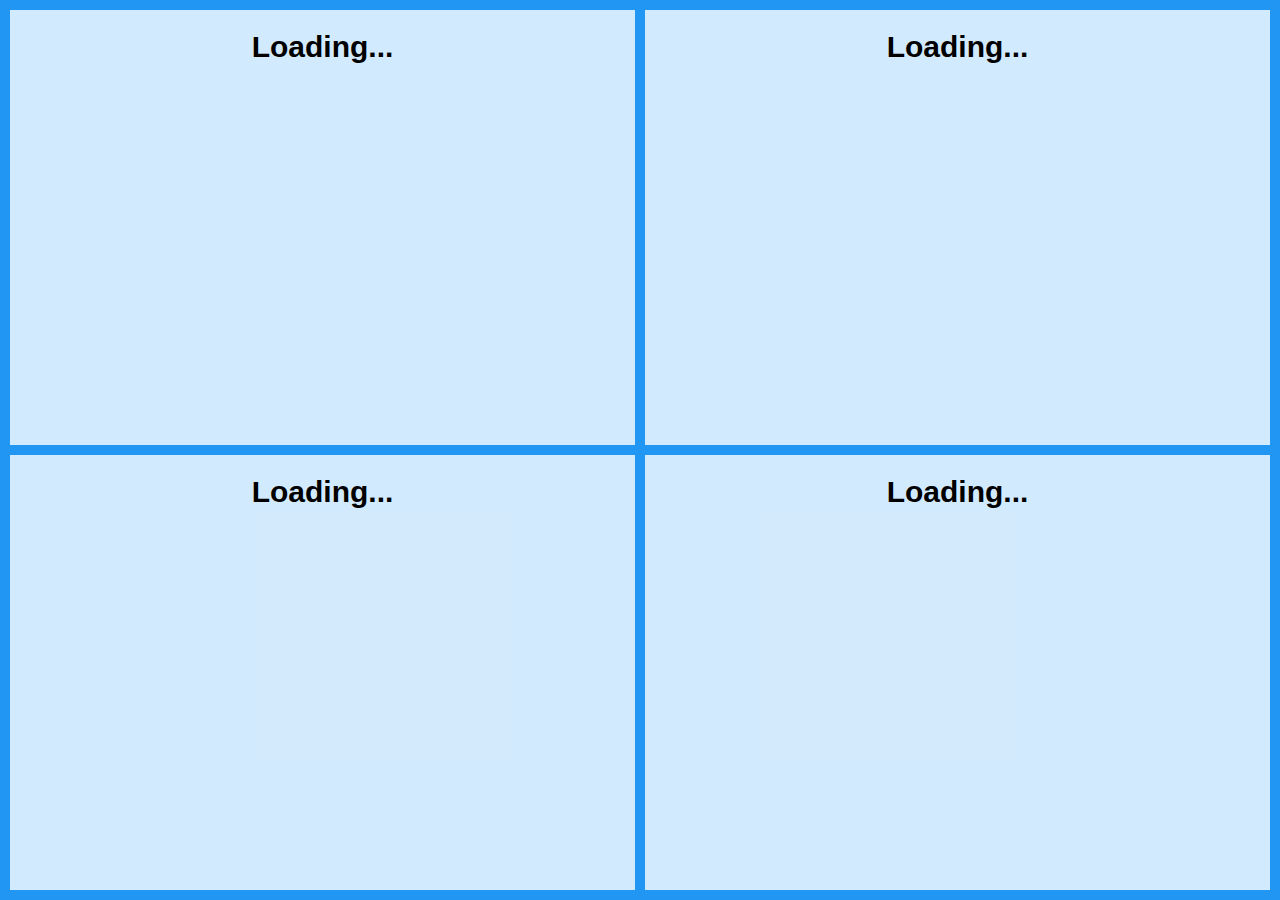
<file: ex_02/index.html>
<!DOCTYPE html>
<html lang="en">
<head>
    <meta charset="UTF-8">
    <title>Title</title>
    <link rel="stylesheet" type="text/css" href="style.css">
</head>
<body>
<div class="grid-container">
  <div class="async-image loading" id="item1"></div>
  <div class="async-image loading" id="item2"></div>
  <div class="async-image loading" id="item3"></div>
  <div class="async-image loading" id="item4"></div>
</div>
</body>
<script>
  setTimeout(loadImages, 5000);

  function loadImages() {
      const images = ["https://cdn.pocket-lint.com/r/s/660x/assets/images/140427-apps-news-the-best-stupidest-and-most-famous-internet-memes-around-image22-gjp0v91lpa-jpg.webp",
      "https://i.redd.it/bptzx7ur4uj11.jpg",
      "https://c.tenor.com/QWdPngpHxZ8AAAAd/family-guy-css.gif",
      "https://cloud.netlifyusercontent.com/assets/344dbf88-fdf9-42bb-adb4-46f01eedd629/8dfc9ac6-7677-4770-9c98-5dd1eee56e6f/css-important-meme.png"]

      for (let i = 0; i < images.length; i++) {
          document.getElementById("item" + (i + 1)).style.backgroundImage = "url('" + images[i] + "')";
          document.getElementById("item" + (i + 1)).classList.remove("loading")
          document.getElementById("item" + (i + 1)).classList.add("loaded")
      }
  }
</script>
</html>
</file>
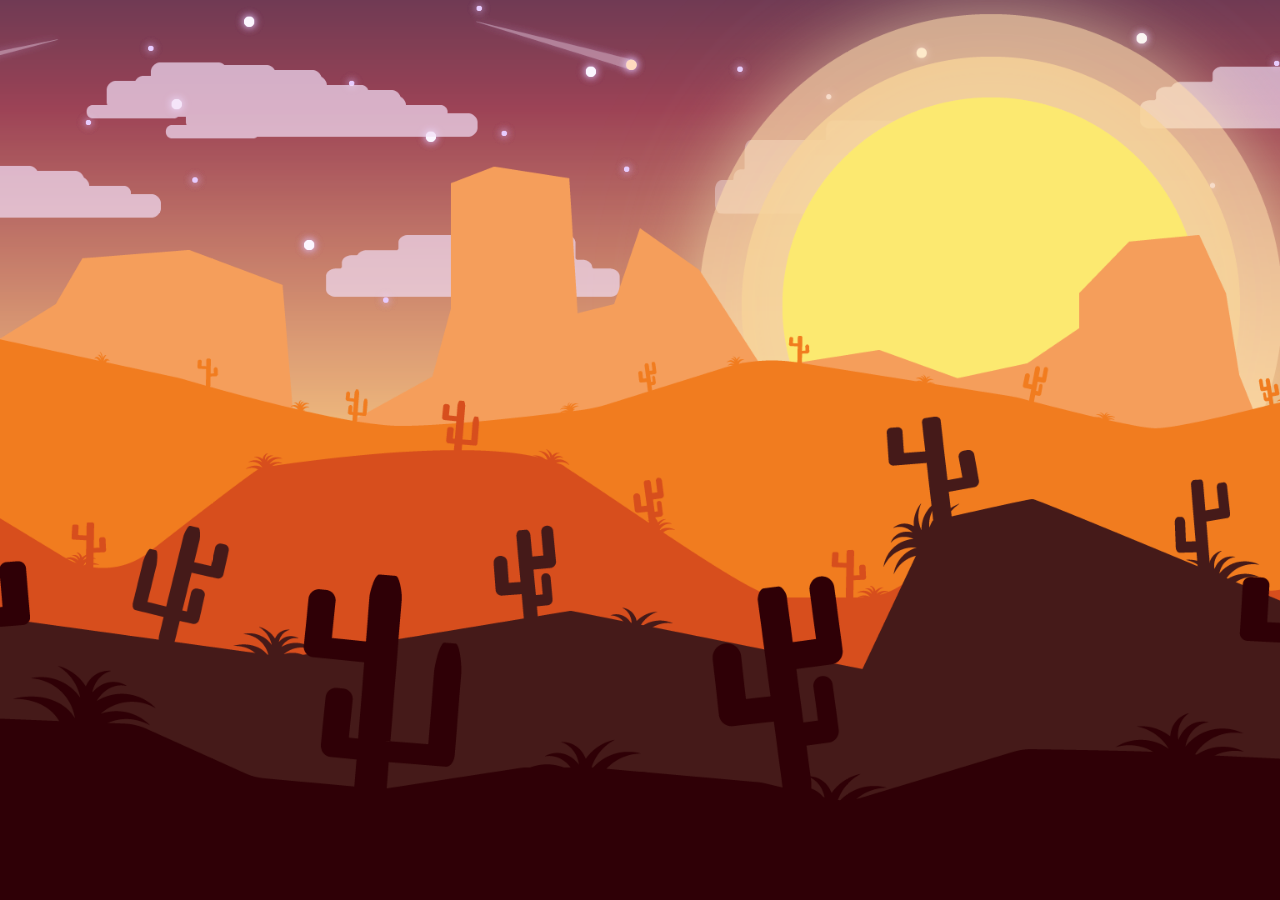
<file: ex_04/index.html>
<!DOCTYPE html>
<html lang="en">
<head>
    <meta charset="UTF-8">
    <title>Parallax</title>
    <style>
        body {
          margin: 0;
          padding: 0;
          overflow: hidden;
        }
        .parallax {
          position: fixed;
          top: 0;
          left: 0;
          width: 100%;
          height: 100%;
          pointer-events: none;
        }
        .parallax-layer {
          position: absolute;
          top: 0;
          left: 0;
          width: 100%;
          height: 100%;
          background-size: cover;
          background-position: center;
          will-change: transform;
        }
      </style>
</head>
<body>
    <div class="parallax">
        <div class="parallax-layer" style="background-image: url('assets/9\ Background.png');"></div>
        <div class="parallax-layer" style="background-image: url('assets/8\ Stars2.png');"></div>
        <div class="parallax-layer" style="background-image: url('assets/8\ Stars.png');"></div>
        <div class="parallax-layer" style="background-image: url('assets/7\ Clouds2.png');"></div>
        <div class="parallax-layer" style="background-image: url('assets/7\ Clouds.png');"></div>
        <div class="parallax-layer" style="background-image: url('assets/6\ Sun.png');"></div>
        <div class="parallax-layer" style="background-image: url('assets/5\ Mountains.png');"></div>
        <div class="parallax-layer" style="background-image: url('assets/4\ Layer4.png');"></div>
        <div class="parallax-layer" style="background-image: url('assets/3\ Layer3.png');"></div>
        <div class="parallax-layer" style="background-image: url('assets/2\ Layer2.png');"></div>
        <div class="parallax-layer" style="background-image: url('assets/1\ Layer1.png');"></div>
      </div>
</body>
<script src="ex_04.js"></script>
</html>
</file>
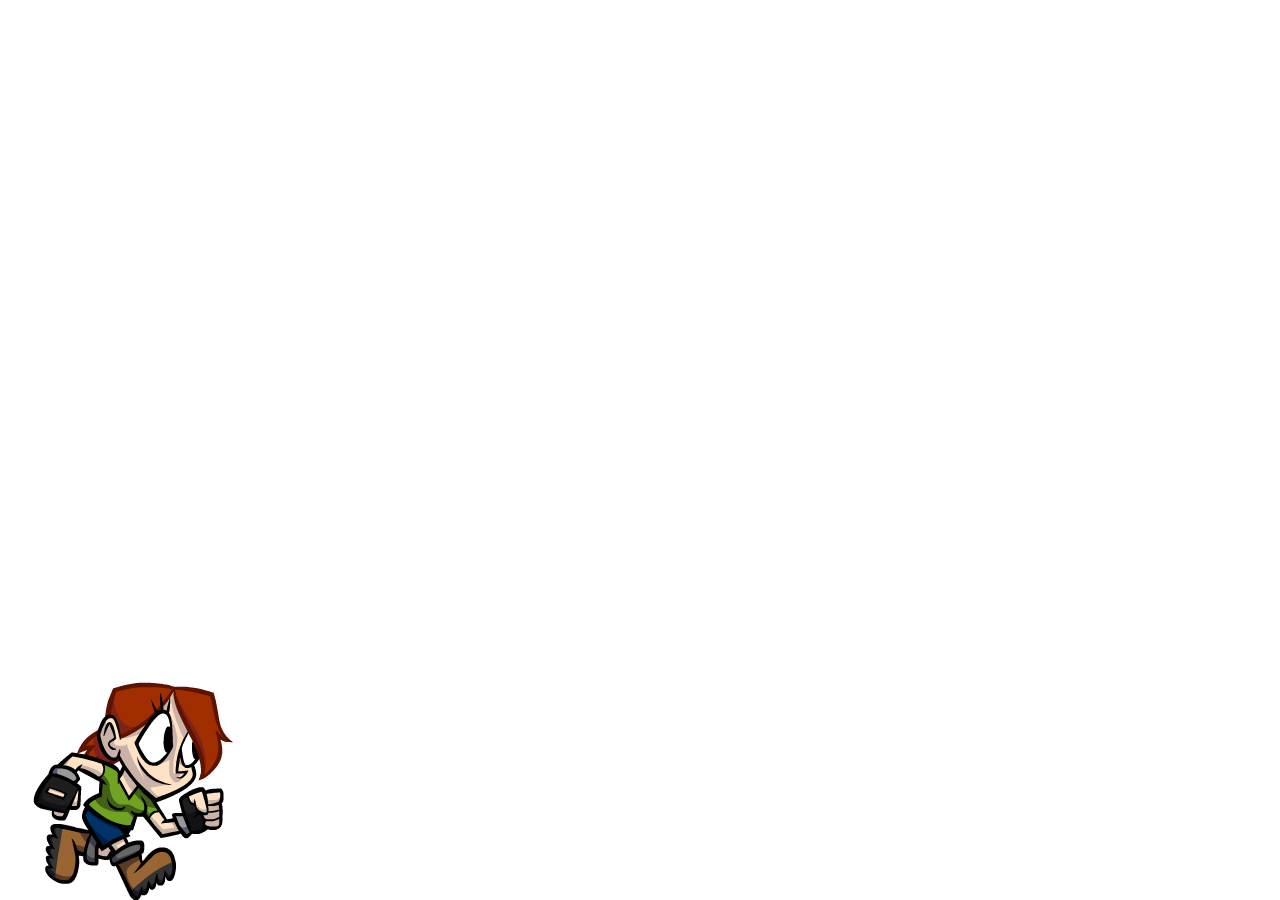
<file: ex_05/index.html>
<!DOCTYPE html>
<html lang="en">
<head>
    <meta charset="UTF-8">
    <title>Sprite sheet animation</title>
    <link rel="stylesheet" href="style.css">
</head>
<body>
<div id="character"></div>
</body>
<script src="ex_05.js"></script>
</html>
</file>
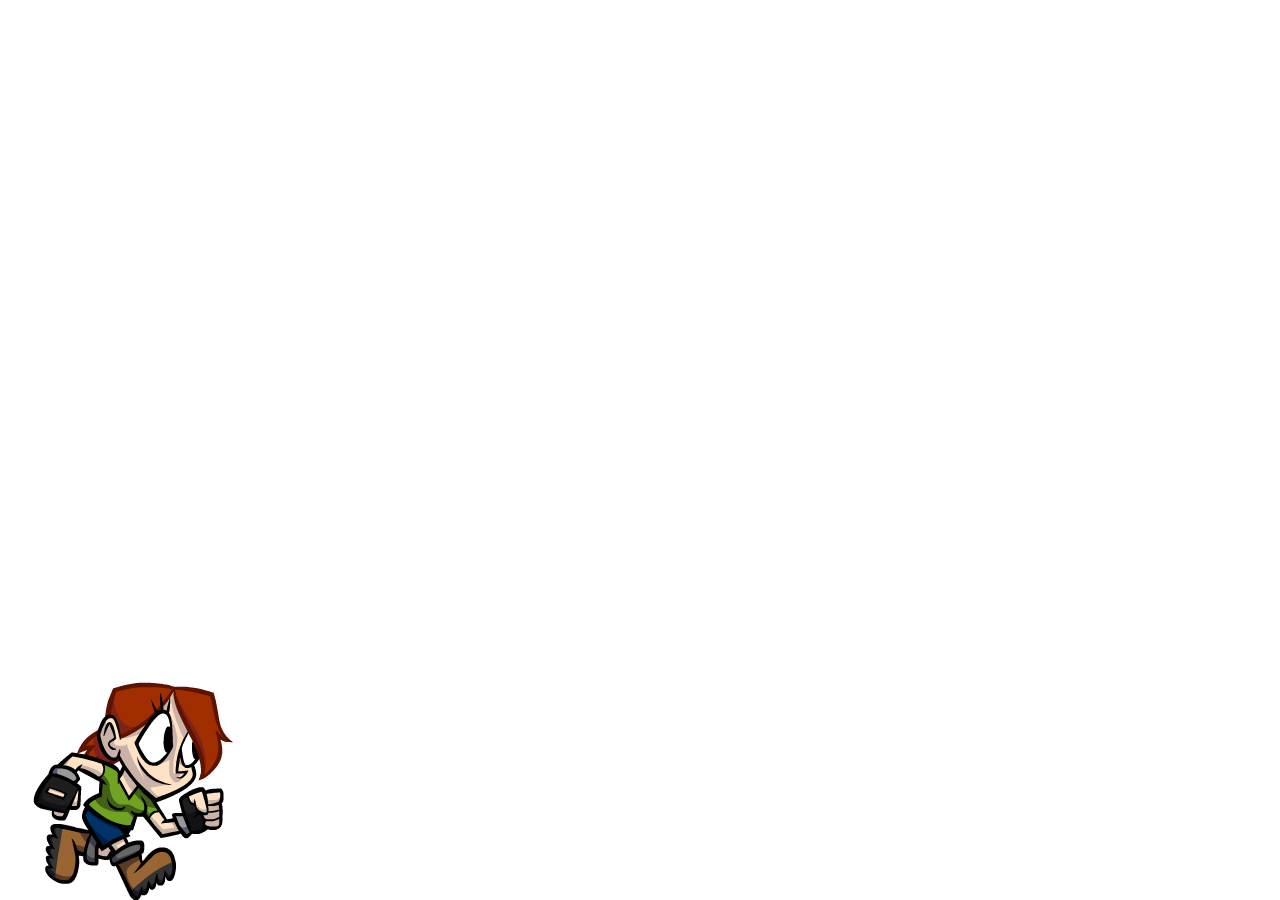
<file: ex_05bis/index.html>
<!DOCTYPE html>
<html lang="en">
<head>
    <meta charset="UTF-8">
    <title>The Walking Girl</title>
    <link rel="stylesheet" href="style.css">
</head>
<body>
    <div id="character"></div>
</body>
<script src="ex_05bis-soluce.js"></script>
</html>
</file>
<file: ex_02/style.css>
body {
    margin: 0;
    padding: 0;
}
#item1 { grid-area: first; }
#item2 { grid-area: second; }
#item3 { grid-area: third; }
#item4 { grid-area: last; }

.grid-container {
    display: grid;
    grid-template-areas:
    'first second'
    'third last';
    grid-gap: 10px;
    background-color: #2196F3;
    padding: 10px;
    height: calc(100vh - 20px);
}

.grid-container > div {
    background-color: rgba(255, 255, 255, 0.8);
    text-align: center;
    padding: 20px 0;
    font-size: 30px;
    background-size: contain;
    background-repeat: no-repeat;
    background-position: center center;
}

[class*=loading]:before {
    content:"Loading...";
  }

.async-image.loading {
        font-weight: bold;
        font-family: sans-serif;
        font-size: 30px;
        animation:c1 1s linear infinite alternate;
}
@keyframes c1 {to{opacity: 0}}
</file>
<file: ex_05/style.css>
body {
    margin: 0;
    padding: 0;
    width: 100vw;
    height: 100vh;
    overflow: hidden;
}

#character {
    width: 256px;
    height: 256px;
    bottom: 0;
    position: absolute;
    animation: animate-sprite 600ms steps(6) infinite;
    background-image: url('walking.png');
}

@keyframes animate-sprite {
    0% { background-position: 0 0; } 
}
</file>
<file: ex_05bis/style.css>
body {
    margin: 0;
    padding: 0;
    width: 100vw;
    height: 100vh;
    overflow: hidden;
}

#character {
    width: 256px;
    height: 256px;

    bottom: 0;
    position: absolute;

    background-image: url('walking.png');
}
</file>
